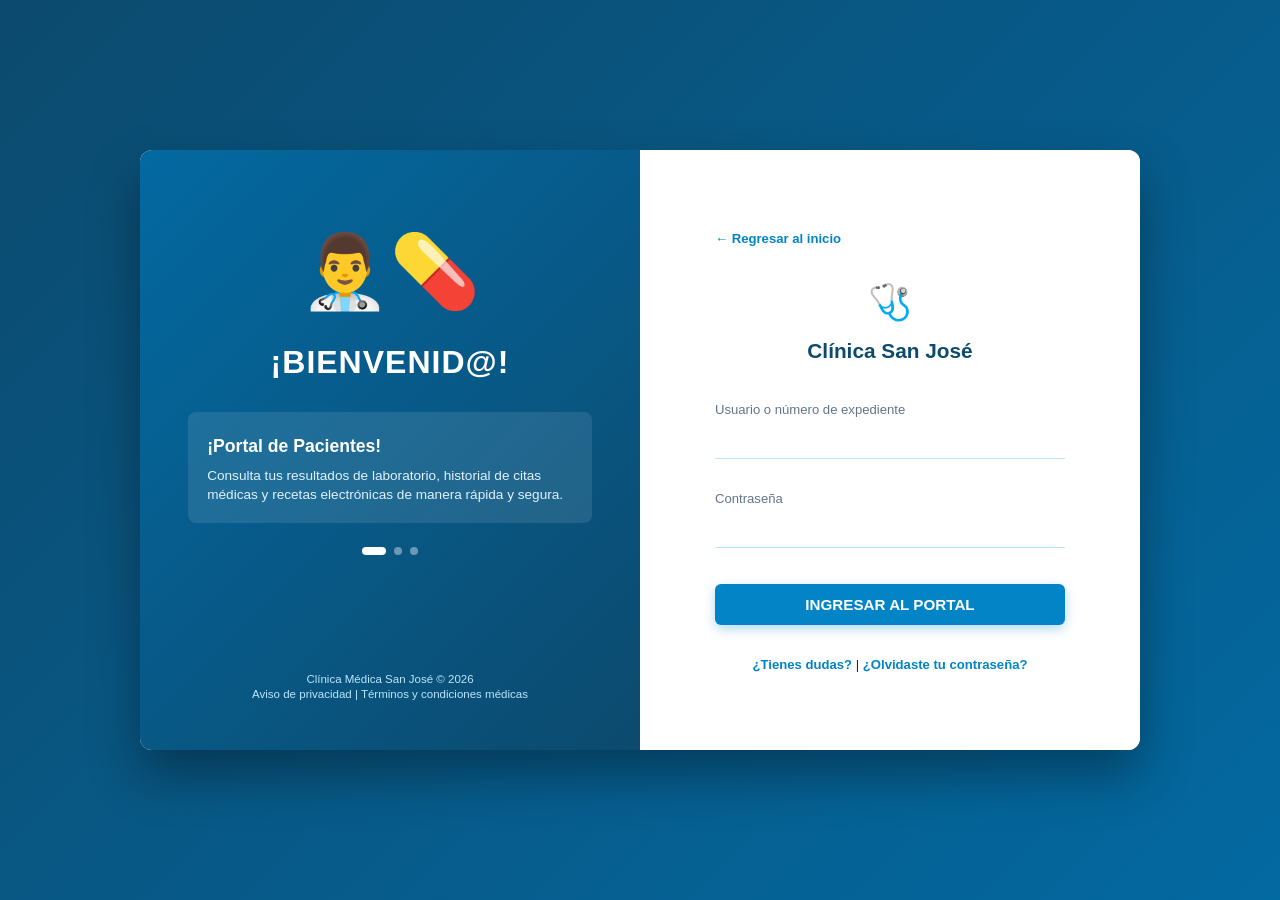
<file: login.html>
<!DOCTYPE html>
<html lang="es">
<head>
    <meta charset="UTF-8">
    <meta name="viewport" content="width=device-width, initial-scale=1.0">
    <title>Portal de Pacientes - Clínica Médica San José</title>
    <link rel="stylesheet" href="styles.css">
</head>
<body class="cbtis-login-body">

    <div class="cbtis-login-container">

        <!-- LADO IZQUIERDO: Panel Clínico con Bienvenida -->
        <div class="cbtis-left-panel">
            <div class="cbtis-left-content">
                
                <div class="cbtis-illustration-box">
                    <div class="cbtis-badge-icon">👨‍⚕️💊</div>
                    <h2>¡BIENVENID@!</h2>
                </div>

                <div class="cbtis-notices-box">
                    <h3>¡Portal de Pacientes!</h3>
                    <p>Consulta tus resultados de laboratorio, historial de citas médicas y recetas electrónicas de manera rápida y segura.</p>
                </div>

                <div class="cbtis-slider-dots">
                    <span class="cbtis-dot active"></span>
                    <span class="cbtis-dot"></span>
                    <span class="cbtis-dot"></span>
                </div>
            </div>

            <div class="cbtis-left-footer">
                Clínica Médica San José &copy; 2026<br>
                <span>Aviso de privacidad | Términos y condiciones médicas</span>
            </div>
        </div>

        <!-- LADO DERECHO: Formulario de Acceso a Pacientes -->
        <div class="cbtis-right-panel">
            <div class="cbtis-login-wrapper">
                
                <div class="login-back-container">
                    <a href="index.html" class="cbtis-back-link">← Regresar al inicio</a>
                </div>

                <div class="cbtis-logo-header">
                    <div class="login-logo-emoji">🩺</div>
                    <h1>Clínica <strong>San José</strong></h1>
                </div>

                <form id="form-login" action="#" method="POST">
                    
                    <div class="cbtis-input-group">
                        <label for="usuario">Usuario o número de expediente</label>
                        <input type="text" id="usuario" name="usuario" required>
                    </div>

                    <div class="cbtis-input-group">
                        <label for="password">Contraseña</label>
                        <input type="password" id="password" name="password" required>
                    </div>

                    <button type="submit" class="cbtis-btn-ingresar">INGRESAR AL PORTAL</button>

                </form>

                <div class="cbtis-login-help">
                    <a href="#">¿Tienes dudas?</a> | <a href="#">¿Olvidaste tu contraseña?</a>
                </div>

            </div>
        </div>

    </div>

    <script src="script.js"></script>
</body>
</html>
</file>
<file: styles.css>
/* 
  ====================================================================
  ESTILOS GENERALES Y PORTADA - CLÍNICA MÉDICA "SAN JOSÉ"
  ==================================================================== 
*/
*{
    box-sizing: border-box; 
    margin: 0;             
    padding: 0;            
}

body {
    font-family: 'Segoe UI', Tahoma, Geneva, Verdana, sans-serif; 
    color: #1e293b;                     
    background-color: #f0f9ff;      /* Fondo azul muy tenue, estilo clínico */
    line-height: 1.6;               
}

/* --------------------------------------------------------------------
  BARRA SUPERIOR DE CONTACTO
  -------------------------------------------------------------------- */
.top-bar {
    background-color: #0c4a6e;              /* Azul marino clínico oscuro */
    color: #bae6fd;                         
    font-size: 0.82rem;                     
    padding: 0.5rem 2rem;                   
    border-bottom: 1px solid rgba(255, 255, 255, 0.1); 
}

.top-bar-container {
    max-width: 1200px;     
    margin: 0 auto;        
    display: flex;         
    justify-content: space-between; 
    align-items: center;   
}

.top-contacts {
    display: flex;         
    gap: 2rem;             
}

.top-item.whatsapp {
    color: #34d399;         /* Verde salud para WhatsApp */
}

/* ======================================================================
  BARRA DE NAVEGACIÓN RESPONSIVA
  ====================================================================== */
.navbar {
    background-color: #ffffff; 
    border-bottom: 1px solid #bae6fd; 
    position: sticky;           
    top: 0;                     
    z-index: 1000;              
    padding: 0.8rem 1.5rem;     
}

.nav-container {
    max-width: 1200px;          
    margin: 0 auto;             
    display: flex;              
    justify-content: space-between; 
    align-items: center;        
    flex-wrap: wrap;            
    gap: 1rem;                  
}

.nav-brand {
    display: flex;              
    align-items: center;        
}

.brand-logo-img {
    height: 55px;               
    width: auto;                
    object-fit: contain;        
    display: block;             
}

.nav-links {
    display: flex;              
    align-items: center;        
    gap: 1.5rem;                
    flex-wrap: wrap;            
}

.nav-links a {
    text-decoration: none;      
    color: #334155;             
    font-weight: 600;           
    font-size: 0.9rem;          
    transition: color 0.2s;     
}

.nav-links a:hover {
    color: #0284c7;             /* Azul clínico brillante al pasar el cursor */
}

.btn-nav-login {
    background-color: #0284c7;  /* Fondo azul clínico para el botón de pacientes */
    color: white !important;    
    padding: 8px 16px;          
    border-radius: 6px;         
    transition: background-color 0.2s; 
}

.btn-nav-login:hover {
    background-color: #0369a1;  /* Azul más oscuro al pasar el cursor */
}

@media (max-width: 600px) {
    .navbar {
        padding: 0.6rem 1rem;  
    }
    .nav-container {
        justify-content: center; 
    }
    .nav-links {
        gap: 1rem;             
        justify-content: center; 
    }
}

/* --------------------------------------------------------------------
  SECCIÓN HERO (DOS COLUMNAS CON COLLAGE)
  -------------------------------------------------------------------- */
.hero-section {
    background: linear-gradient(135deg, #0c4a6e 0%, #0369a1 100%); /* Degradado azul clínico profesional */
    color: white;               
    padding: 5rem 2rem;         
    overflow: hidden;           
}

.hero-container {
    max-width: 1200px;          
    margin: 0 auto;             
    display: grid;              
    grid-template-columns: 1.1fr 0.9fr; 
    gap: 3rem;                  
    align-items: center;        
}

@media (max-width: 900px) {
    .hero-container {
        grid-template-columns: 1fr; 
    }
}

.hero-tag {
    display: inline-block;      
    background-color: rgba(14, 165, 233, 0.25); 
    border: 1px solid rgba(56, 189, 248, 0.4); 
    color: #e0f2fe;             
    padding: 6px 16px;          
    border-radius: 20px;        
    font-size: 0.85rem;         
    font-weight: 600;           
    text-transform: uppercase;  
    margin-bottom: 1.5rem;      
}

.hero-text-side h1 {
    font-size: 2.8rem;          
    font-weight: 800;           
    margin-bottom: 1rem;        
    letter-spacing: -0.5px;     
    line-height: 1.2;           
}

.hero-text-side p {
    font-size: 1.1rem;          
    color: #e0f2fe;             
    margin-bottom: 2rem;        
    line-height: 1.6;           
}

.hero-cta-box {
    background: rgba(12, 74, 110, 0.5); 
    border: 1px solid rgba(255, 255, 255, 0.15); 
    padding: 1.8rem;            
    border-radius: 12px;        
    backdrop-filter: blur(6px); 
}

.btn-orange {
    display: inline-block;      
    background: linear-gradient(135deg, #10b981 0%, #059669 100%); /* Verde salud brillante y confiable */
    color: white;               
    padding: 14px 28px;         
    border-radius: 8px;         
    text-decoration: none;      
    font-weight: 700;           
    font-size: 1.05rem;         
    box-shadow: 0 4px 15px rgba(16, 185, 129, 0.4); 
    transition: transform 0.2s, box-shadow 0.2s; 
    margin-bottom: 1.2rem;      
}

.btn-orange:hover {
    transform: translateY(-2px); 
    box-shadow: 0 6px 20px rgba(16, 185, 129, 0.6); 
}

.hero-benefits {
    display: flex;              
    flex-wrap: wrap;            
    gap: 15px;                  
    font-size: 0.9rem;          
    color: #f0fdf4;             
    font-weight: 500;           
}

/* Estilos del Collage de Imágenes */
.image-collage {
    display: flex;              
    flex-direction: column;     
    gap: 15px;                  
    background: rgba(255, 255, 255, 0.05); 
    padding: 20px;              
    border-radius: 20px;        
    border: 1px solid rgba(255, 255, 255, 0.1); 
}

.collage-main img {
    width: 100%;                
    height: 240px;              
    object-fit: cover;          
    border-radius: 12px;        
    box-shadow: 0 10px 25px rgba(0,0,0,0.3); 
}

.collage-sub {
    display: grid;              
    grid-template-columns: 1fr 1fr; 
    gap: 15px;                  
}

.collage-sub img {
    width: 100%;                
    height: 140px;              
    object-fit: cover;          
    border-radius: 12px;        
    box-shadow: 0 8px 20px rgba(0,0,0,0.3); 
}

/* Clases específicas para el formulario de informes */
.hero-title-custom {
    font-size: 2.5rem;          
    margin-bottom: 1rem;        
}

.hero-desc-custom {
    color: #e0f2fe;             
    font-size: 1rem;            
    margin-bottom: 1.5rem;      
}

.hero-subtitle-custom {
    font-size: 0.95rem;         
    font-weight: 600;           
    color: #7dd3fc;             
    margin-bottom: 0.8rem;      
}

.hero-benefits-column {
    display: flex;              
    flex-direction: column;     
    gap: 8px;                   
}

.cbtis-hero-form-card {
    background-color: #ffffff; 
    padding: 2.2rem;            
    border-radius: 16px;        
    box-shadow: 0 20px 40px rgba(0, 0, 0, 0.25); 
    width: 100%;                
    max-width: 440px;           
    margin: 0 auto;             
}

.form-card-title {
    color: #0c4a6e;             
    font-size: 1.25rem;         
    font-weight: 700;           
    margin-bottom: 1rem;        
    text-align: center;         
}

.form-group-margin {
    margin-bottom: 1rem;        
}

.form-control-input,
.form-control-select,
.form-control-date,
.form-control-textarea {
    width: 100%;                
    border: 1px solid #bae6fd; 
    border-radius: 8px;         
    padding: 10px 14px;         
    font-size: 0.9rem;          
    outline: none;              
    background: #fff;           
    color: #334155;             
    font-family: inherit;       
}

.form-date-label {
    font-size: 0.78rem;         
    color: #64748b;             
    display: block;             
    margin-bottom: 2px;         
}

/* Casilla de Verificación */
.form-group-checkbox {
    margin-bottom: 1.2rem;      
    display: flex;              
    flex-direction: row !important; 
    align-items: flex-start !important; 
    justify-content: flex-start !important; 
    gap: 10px;                  
    text-align: left;           
    width: 100%;                
}

.form-checkbox-input {
    width: 18px !important;     
    height: 18px !important;    
    min-width: 18px;            
    cursor: pointer;            
    margin-top: 2px;            
    flex-shrink: 0;             
}

.form-checkbox-label {
    font-size: 0.78rem !important; 
    color: #475569 !important;     
    line-height: 1.35 !important;  
    cursor: pointer;               
    display: inline-block !important; 
    width: auto !important;        
    flex: 1;                       
}

.form-submit-btn {
    background-color: #10b981;     /* Verde salud para el botón de envío */
    width: 100%;                   
    border-radius: 8px;            
    padding: 12px;                 
    font-weight: 700;              
    color: white;                  
    border: none;                  
    cursor: pointer;               
    transition: background 0.2s;   
}

.form-submit-btn:hover {
    background-color: #059669;     /* Verde más oscuro al pasar el cursor */
}

.cbtis-hero-form-card input:focus, 
.cbtis-hero-form-card select:focus, 
.cbtis-hero-form-card textarea:focus {
    border-color: #0284c7 !important; 
    box-shadow: 0 0 0 3px rgba(2, 132, 199, 0.15); 
}

/* ======================================================================
  ESTILOS DE ESPECIALIDADES / OFERTA CON IMÁGENES
  ====================================================================== */
.careers-section {
    padding: 5rem 2rem;            
    background-color: #f0f9ff;     
}

.section-container {
    max-width: 1200px;             
    margin: 0 auto;                
}

.section-header {
    text-align: center;            
    margin-bottom: 3.5rem;         
}

.section-header h2 {
    font-size: 2.2rem;             
    color: #0c4a6e;                
    margin-bottom: 0.5rem;         
}

.section-header p {
    color: #64748b;                
    font-size: 1.05rem;            
}

.careers-grid {
    display: grid;                 
    grid-template-columns: repeat(auto-fit, minmax(260px, 1fr)); 
    gap: 2rem;                     
}

.career-card {
    background-color: #ffffff;     
    border: 1px solid #bae6fd;     
    border-radius: 12px;           
    overflow: hidden;              
    box-shadow: 0 4px 6px rgba(0, 0, 0, 0.02); 
    transition: transform 0.2s ease, box-shadow 0.2s ease; 
}

.career-card:hover {
    transform: translateY(-5px);   
    box-shadow: 0 15px 30px rgba(0, 0, 0, 0.08); 
    border-color: #38bdf8;         
}

.career-img-container {
    width: 100%;                   
    height: 160px;                 
    overflow: hidden;              
}

.career-img-container img {
    width: 100%;                   
    height: 100%;                  
    object-fit: cover;             
    transition: transform 0.3s ease; 
}

.career-card:hover .career-img-container img {
    transform: scale(1.05);        
}

.career-content {
    padding: 1.8rem;               
}

.career-content h3 {
    font-size: 1.15rem;            
    color: #0c4a6e;                
    margin-bottom: 0.8rem;         
    font-weight: 700;              
}

.career-content p {
    color: #64748b;                
    font-size: 0.9rem;             
    line-height: 1.5;              
}

/* ======================================================================
  ESTILOS DEL PIE DE PÁGINA (FOOTER CON REDES SOCIALES)
  ====================================================================== */
.footer {
    background-color: #0c4a6e;     
    color: #94a3b8;                
    padding: 2.5rem 2rem;          
    border-top: 1px solid rgba(255, 255, 255, 0.05); 
}

.footer-container {
    max-width: 1200px;             
    margin: 0 auto;                
    display: flex;                 
    justify-content: space-between; 
    align-items: center;           
    flex-wrap: wrap;               
    gap: 1.5rem;                   
}

.footer-info p {
    font-size: 0.9rem;             
    color: #e0f2fe;                
    margin-bottom: 0.3rem;         
}

.footer-author {
    font-size: 0.82rem;            
    color: #bae6fd;                
}

.footer-socials {
    display: flex;                 
    gap: 12px;                     
}

.social-icon {
    width: 38px;                   
    height: 38px;                  
    background: rgba(255, 255, 255, 0.08); 
    border: 1px solid rgba(255, 255, 255, 0.12); 
    color: #ffffff;                
    border-radius: 50%;            
    display: flex;                 
    align-items: center;           
    justify-content: center;       
    text-decoration: none;         
    font-weight: 700;              
    font-size: 0.95rem;            
    transition: background 0.2s, transform 0.2s, border-color 0.2s; 
}

.social-icon:hover {
    background: #0284c7;           
    border-color: #0284c7;         
    transform: translateY(-3px);   
}

@media (max-width: 768px) {
    .footer-container {
        flex-direction: column;    
        text-align: center;        
    }
    .footer-socials {
        justify-content: center;   
    }
}

/* ======================================================================
  ESTILOS DE LOGIN EN PANTALLA PARTIDA - CLÍNICA MÉDICA
  ====================================================================== */
.cbtis-login-body {
    margin: 0;                     
    padding: 0;                    
    font-family: 'Segoe UI', Tahoma, Geneva, Verdana, sans-serif; 
    background: linear-gradient(135deg, #0c4a6e 0%, #0369a1 100%); 
    min-height: 100vh;             
    display: flex;                 
    justify-content: center;       
    align-items: center;           
}

.cbtis-login-container {
    width: 100%;                   
    max-width: 1000px;             
    height: 600px;                 
    background-color: #ffffff;     
    border-radius: 12px;           
    box-shadow: 0 25px 50px rgba(0, 0, 0, 0.35); 
    display: grid;                 
    grid-template-columns: 1fr 1fr; 
    overflow: hidden;              
    margin: 2rem;                  
}

@media (max-width: 850px) {
    .cbtis-login-container {
        grid-template-columns: 1fr; 
        height: auto;              
    }
    .cbtis-left-panel {
        display: none;             
    }
}

.cbtis-left-panel {
    background: linear-gradient(135deg, #0369a1 0%, #0c4a6e 100%); 
    color: white;                  
    padding: 3rem;                 
    display: flex;                 
    flex-direction: column;        
    justify-content: space-between; 
}

.cbtis-illustration-box {
    text-align: center;            
    margin-top: 1rem;              
}

.cbtis-badge-icon {
    font-size: 4.5rem;             
    margin-bottom: 0.5rem;         
}

.cbtis-illustration-box h2 {
    font-size: 2rem;               
    font-weight: 800;              
    letter-spacing: 1px;           
}

.cbtis-notices-box {
    background: rgba(255, 255, 255, 0.1); 
    padding: 1.2rem;               
    border-radius: 8px;            
    margin-top: 1.5rem;            
}

.cbtis-notices-box h3 {
    font-size: 1.1rem;             
    margin-bottom: 0.4rem;         
}

.cbtis-notices-box p {
    font-size: 0.85rem;            
    color: #e0f2fe;                
    line-height: 1.4;              
}

.cbtis-slider-dots {
    display: flex;                 
    justify-content: center;       
    gap: 8px;                      
    margin-top: 1.5rem;            
}

.cbtis-dot {
    width: 8px;                    
    height: 8px;                   
    background-color: rgba(255, 255, 255, 0.4); 
    border-radius: 50%;            
}

.cbtis-dot.active {
    background-color: #ffffff;     
    width: 24px;                   
    border-radius: 4px;            
}

.cbtis-left-footer {
    font-size: 0.72rem;            
    color: #bae6fd;                
    text-align: center;            
    line-height: 1.3;              
}

.cbtis-right-panel {
    background-color: #ffffff;     
    padding: 3rem 3.5rem;          
    display: flex;                 
    flex-direction: column;        
    justify-content: center;       
}

.cbtis-login-wrapper {
    width: 100%;                   
    max-width: 350px;              
    margin: 0 auto;                
}

.login-back-container {
    margin-bottom: 1.5rem;         
}

.cbtis-back-link {
    color: #0284c7;                
    font-size: 0.82rem;            
    text-decoration: none;         
    font-weight: 600;              
}

.cbtis-back-link:hover {
    text-decoration: underline;    
}

.cbtis-logo-header {
    text-align: center;            
    margin-bottom: 2rem;           
}

.login-logo-emoji {
    font-size: 2.2rem;             
    margin-bottom: 0.2rem;         
}

.cbtis-logo-header h1 {
    font-size: 1.3rem;             
    color: #0c4a6e;                
    font-weight: 700;              
}

.cbtis-logo-header h1 span {
    color: #0284c7;                
}

.cbtis-input-group {
    margin-bottom: 1.8rem;         
    position: relative;            
}

.cbtis-input-group label {
    display: block;                
    font-size: 0.82rem;            
    color: #64748b;                
    margin-bottom: 0.3rem;         
    font-weight: 500;              
}

.cbtis-input-group input {
    width: 100%;                   
    border: none;                  
    border-bottom: 1px solid #bae6fd; 
    padding: 8px 0;                
    font-size: 0.95rem;            
    color: #0c4a6e;                
    background: transparent;       
    outline: none;                 
    transition: border-color 0.2s; 
}

.cbtis-input-group input:focus {
    border-bottom: 2px solid #0284c7; 
}

.cbtis-btn-ingresar {
    width: 100%;                   
    background-color: #0284c7;     
    color: white;                  
    border: none;                  
    padding: 12px;                 
    border-radius: 6px;            
    font-weight: 700;              
    font-size: 0.95rem;            
    cursor: pointer;               
    box-shadow: 0 4px 12px rgba(2, 132, 199, 0.3); 
    transition: background-color 0.2s, transform 0.1s; 
    margin-top: 0.5rem;            
}

.cbtis-btn-ingresar:hover {
    background-color: #0369a1;     
}

.cbtis-login-help {
    text-align: center;            
    margin-top: 1.8rem;            
    font-size: 0.82rem;            
}

.cbtis-login-help a {
    color: #0284c7;                
    text-decoration: none;         
    font-weight: 600;              
}

.cbtis-login-help a:hover {
    text-decoration: underline;    
}

/* ======================================================================
  ESTILOS Y RECORRIDO DE DOCTORES / ESPECIALISTAS
  ====================================================================== */
.teachers-section {
    background: linear-gradient(135deg, #0c4a6e 0%, #0369a1 100%); 
    color: white;                  
    padding: 4rem 1.5rem;          
}

.teachers-container {
    max-width: 1200px;             
    margin: 0 auto;                
}

.teachers-header {
    display: flex;                 
    justify-content: space-between; 
    align-items: flex-end;         
    margin-bottom: 2.5rem;         
    flex-wrap: wrap;               
    gap: 1.5rem;                   
}

.teachers-tag {
    display: inline-block;         
    background-color: rgba(56, 189, 248, 0.2); 
    border: 1px solid rgba(56, 189, 248, 0.4); 
    color: #e0f2fe;                
    padding: 4px 14px;             
    border-radius: 20px;           
    font-size: 0.8rem;             
    font-weight: 600;              
    text-transform: uppercase;     
    margin-bottom: 0.8rem;         
}

.teachers-header h2 {
    font-size: 2.2rem;             
    font-weight: 800;              
    margin-bottom: 0.5rem;         
}

.teachers-header p {
    color: #e0f2fe;                
    font-size: 0.95rem;            
    max-width: 600px;              
}

.teachers-nav-buttons {
    display: flex;                 
    gap: 10px;                     
}

.nav-btn {
    background: rgba(255, 255, 255, 0.15); 
    border: 1px solid rgba(255, 255, 255, 0.3); 
    color: white;                  
    width: 45px;                   
    height: 45px;                  
    border-radius: 50%;            
    font-size: 1.4rem;             
    cursor: pointer;               
    display: flex;                 
    align-items: center;           
    justify-content: center;       
    transition: background 0.2s, transform 0.2s; 
}

.nav-btn:hover {
    background: #10b981;           /* Verde salud al presionar flechas del carrusel */
    border-color: #10b981;         
    transform: scale(1.05);        
}

/* Contenedor tipo carrusel con desplazamiento horizontal */
.teachers-grid {
    display: flex;                 
    gap: 24px;                     
    overflow-x: auto;              
    scroll-behavior: smooth;       
    padding-bottom: 1rem;          
    cursor: grab;                  
    scrollbar-width: thin;         
    scrollbar-color: #38bdf8 rgba(255,255,255,0.1); 
}

.teachers-grid:active {
    cursor: grabbing;              
}

.teacher-card {
    background-color: #ffffff;     
    color: #1e293b;                
    min-width: 280px;              
    max-width: 280px;              
    border-radius: 12px;           
    overflow: hidden;              
    box-shadow: 0 10px 20px rgba(0, 0, 0, 0.15); 
    flex-shrink: 0;                
    border: 1px solid #bae6fd;     
    transition: transform 0.2s ease; 
}

.teacher-card:hover {
    transform: translateY(-5px);   
}

.teacher-card img {
    width: 100%;                   
    height: 220px;                 
    object-fit: cover;             
}

.teacher-info {
    padding: 1.5rem;               
}

.teacher-info h3 {
    font-size: 1.1rem;             
    color: #0c4a6e;                
    margin-bottom: 0.5rem;         
    font-weight: 700;              
}

.teacher-info p {
    font-size: 0.85rem;            
    color: #64748b;                
    line-height: 1.4;              
}

/* Sección de Convenios / Alianzas (Marquee Continuo) */
.convenios-section {
    padding: 5rem 2rem;            
    background-color: #ffffff;     
    overflow: hidden;              
}

.convenions-container {
    max-width: 1200px;             
    margin: 0 auto;                
}

.convenience-tag-custom {
    background-color: rgba(2, 132, 199, 0.1); 
    border-color: rgba(2, 132, 199, 0.3); 
    color: #0284c7;                
}

.marquee-wrapper {
    width: 100%;                   
    overflow: hidden;              
    white-space: nowrap;           
    position: relative;            
    margin-top: 2rem;              
}

.marquee-wrapper-spacing {
    margin-top: 1.5rem;            
}

.marquee-track {
    display: inline-flex;          
    gap: 20px;                     
    width: max-content;            
}

.marquee-track-top {
    animation: scrollLeft 35s linear infinite; 
}

.marquee-track-bottom {
    animation: scrollRight 35s linear infinite; 
}

@keyframes scrollLeft {
    0% { transform: translateX(0); }
    100% { transform: translateX(-50%); }
}

@keyframes scrollRight {
    0% { transform: translateX(-50%); }
    100% { transform: translateX(0); }
}

.convenio-card {
    background: #f0f9ff;           
    border: 1px solid #bae6fd;     
    padding: 1rem 2rem;            
    border-radius: 10px;           
    font-weight: 700;              
    color: #0c4a6e;                
    font-size: 1rem;               
    box-shadow: 0 4px 6px rgba(0,0,0,0.02); 
    display: inline-flex;          
    align-items: center;           
    gap: 8px;                      
}
</file>
